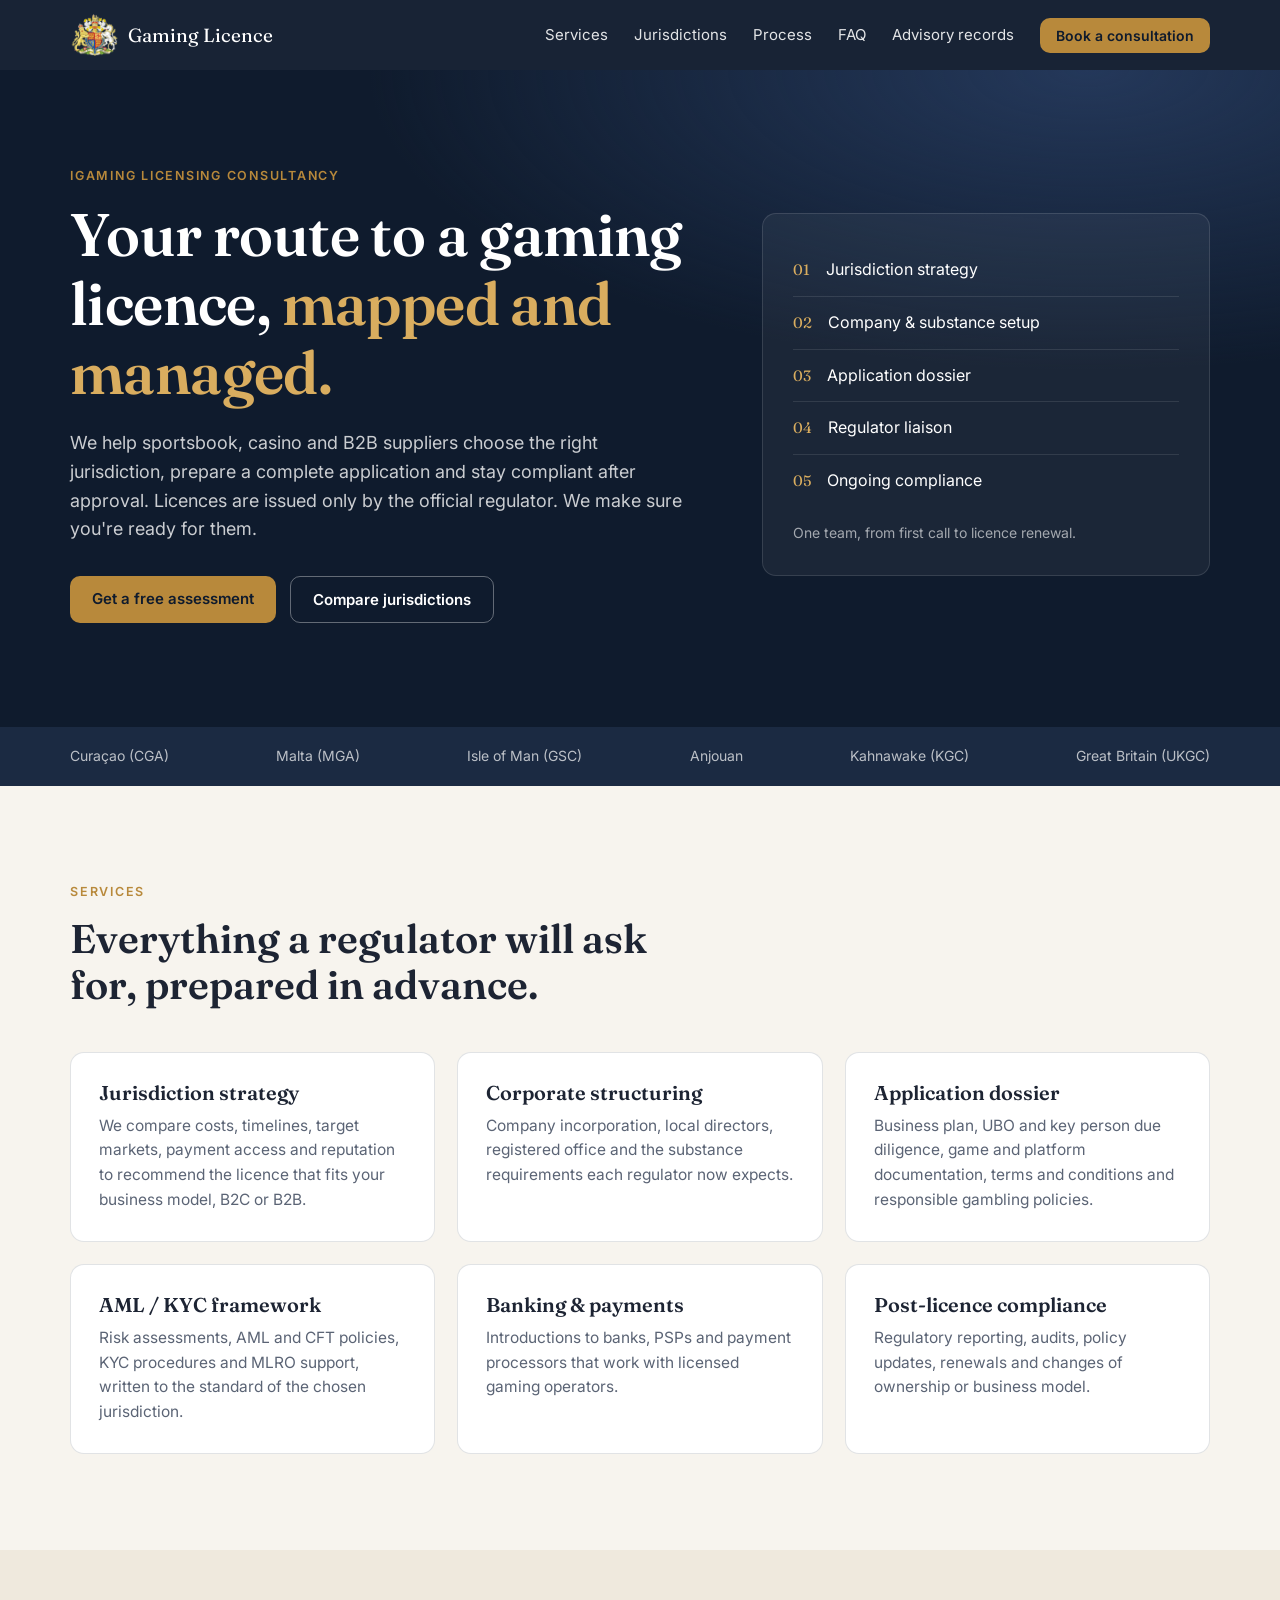
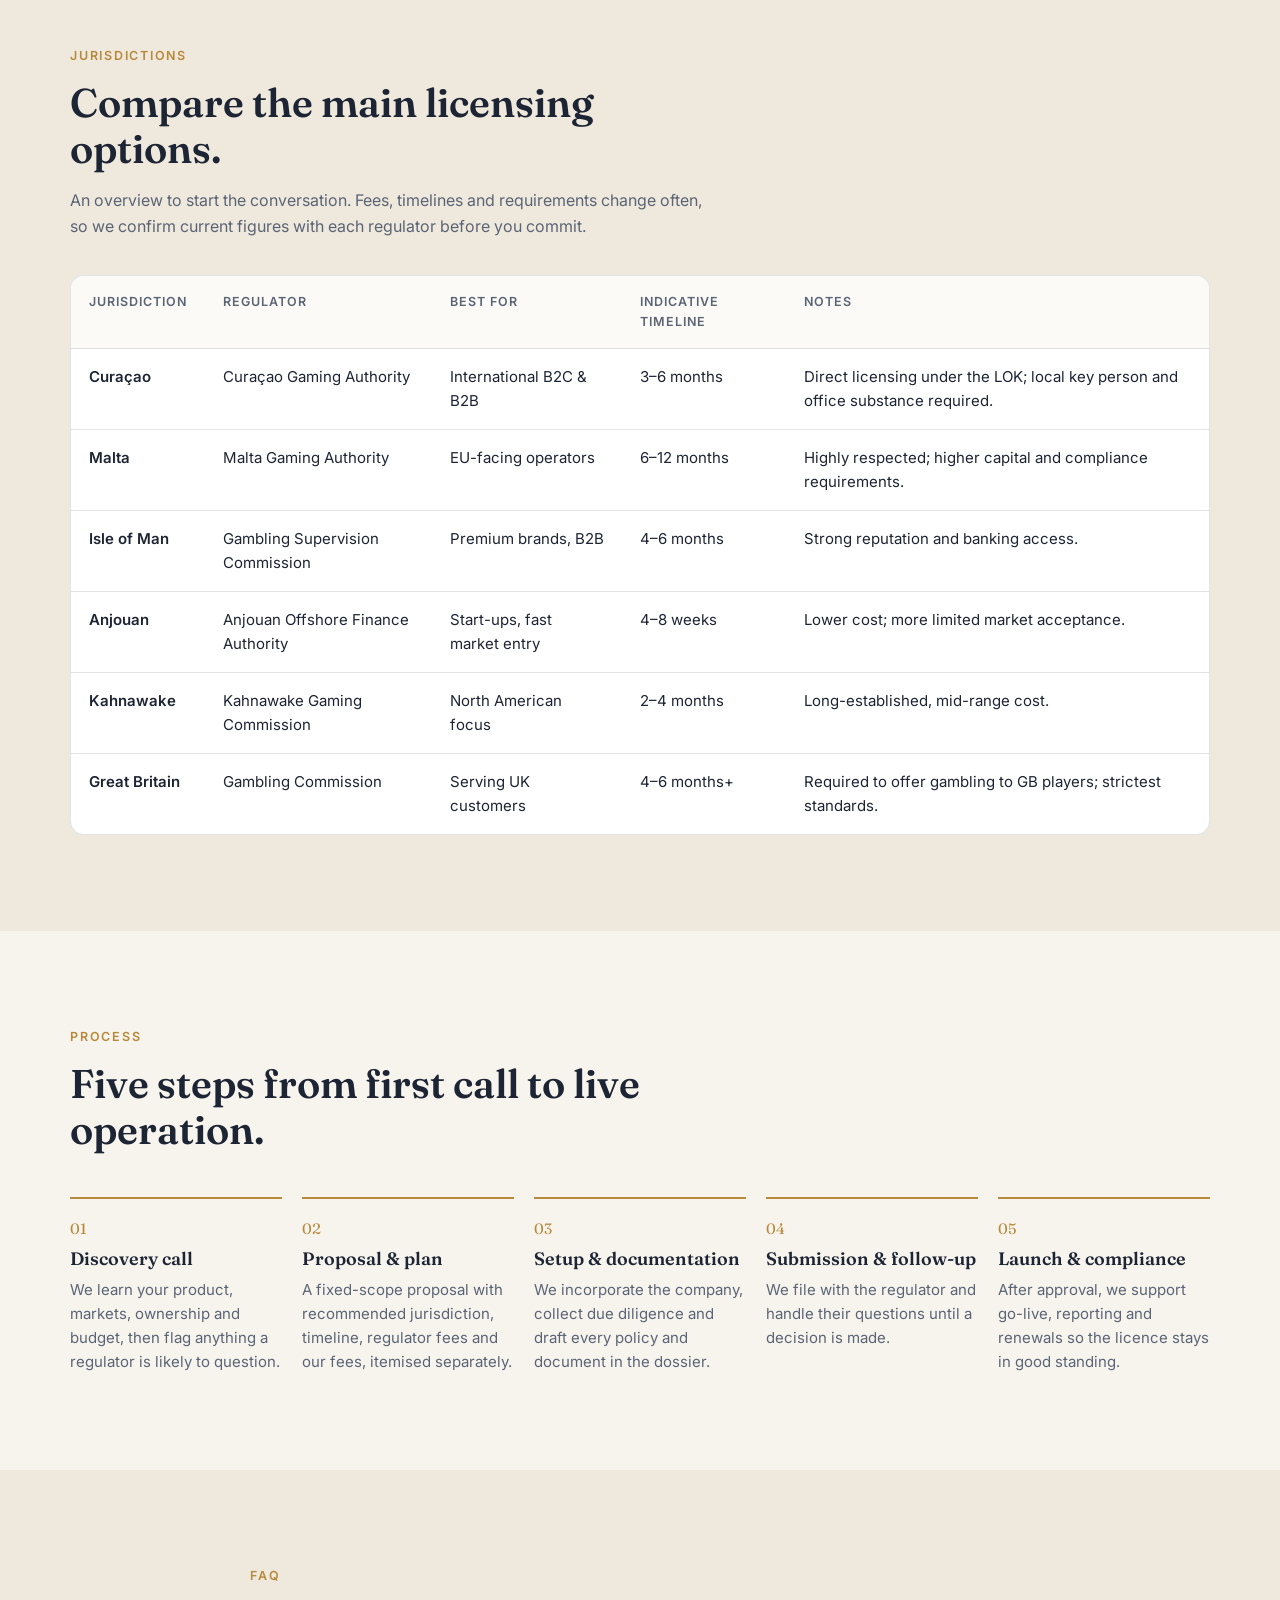
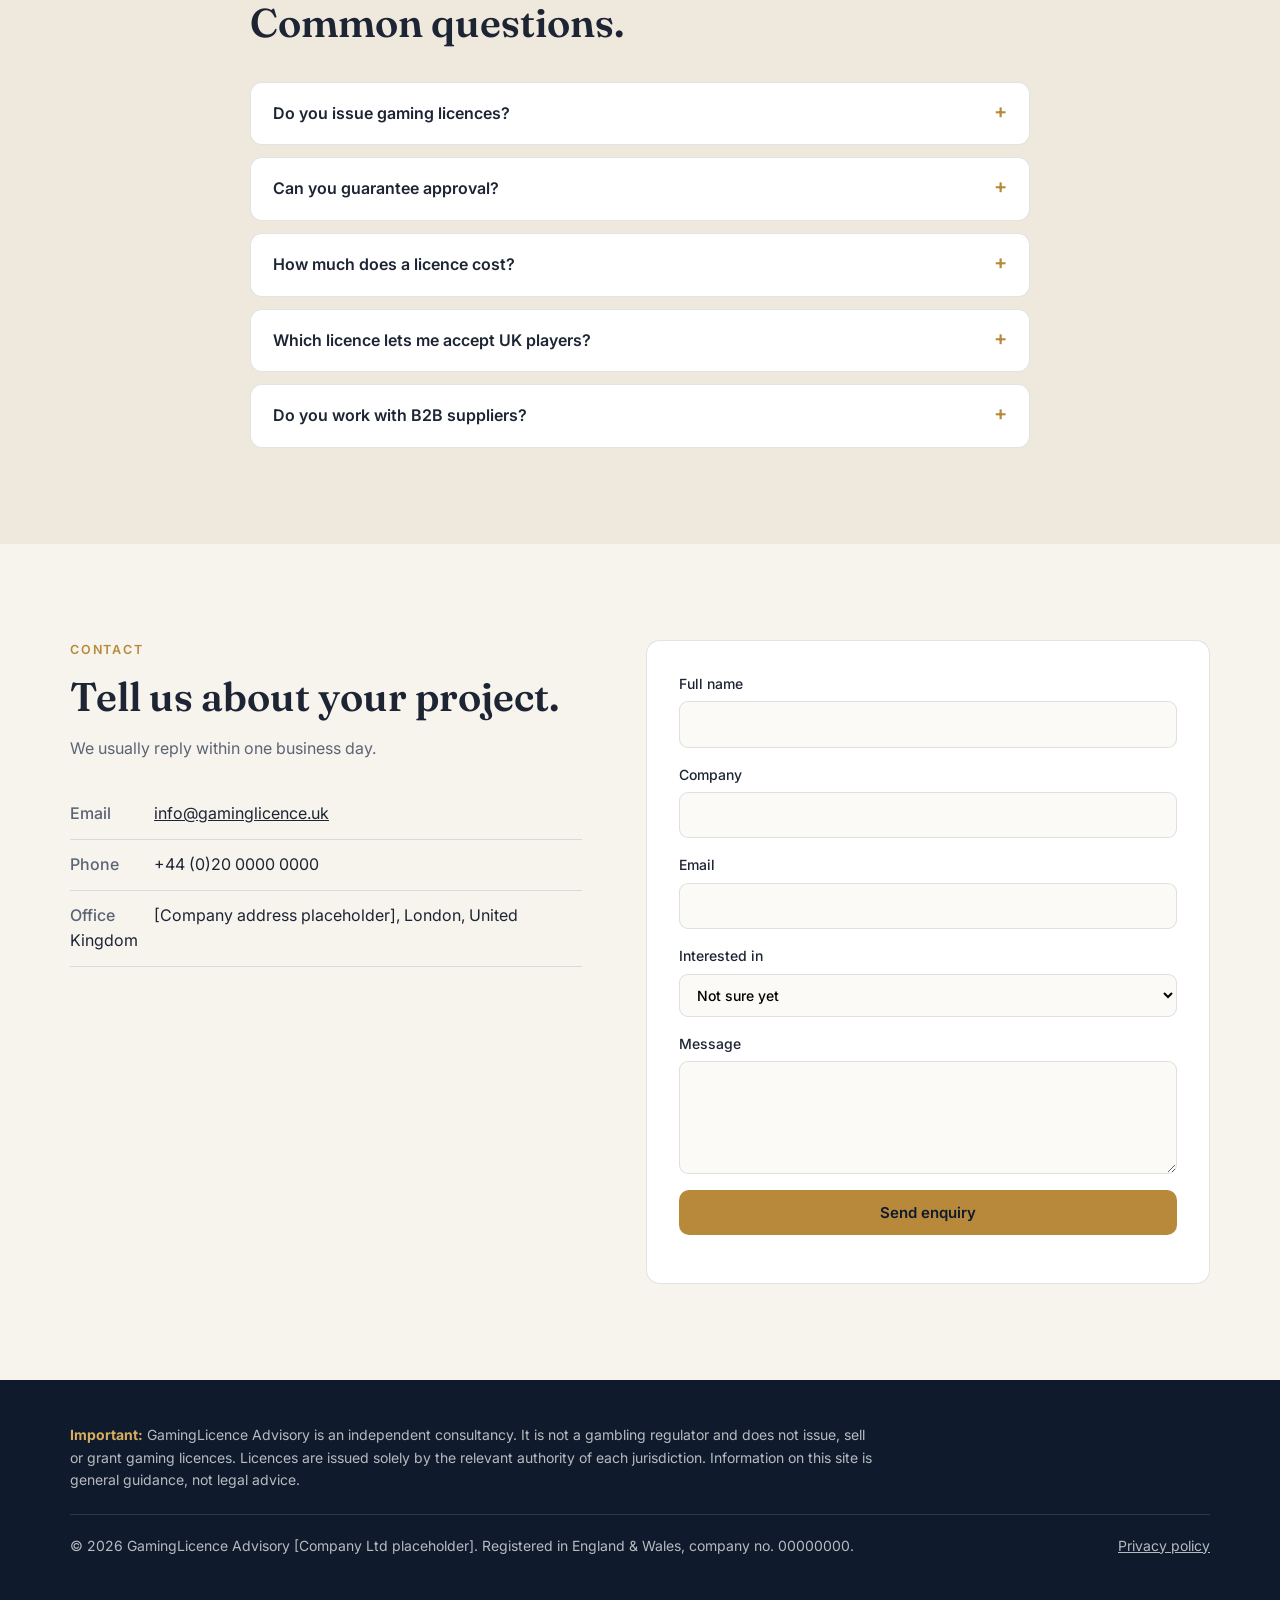
<file: index.html>
<!DOCTYPE html>
<html lang="en">
<head>
<meta charset="utf-8">
<meta name="viewport" content="width=device-width, initial-scale=1">
<title>GamingLicence Advisory — iGaming Licensing Consultancy</title>
<meta name="description" content="Independent consultancy helping betting and casino operators obtain and maintain gaming licences from official regulators in Curaçao, Malta, the Isle of Man, Anjouan, Kahnawake and the UK.">
<link rel="icon" href="assets/favicon.svg?v=2" type="image/svg+xml">
<link rel="preconnect" href="https://fonts.googleapis.com">
<link rel="preconnect" href="https://fonts.gstatic.com" crossorigin>
<link href="https://fonts.googleapis.com/css2?family=Fraunces:opsz,wght@9..144,400;9..144,600&family=Inter:wght@400;500;600&display=swap" rel="stylesheet">
<link rel="stylesheet" href="assets/styles.css?v=4">
</head>
<body>

<header class="site-header">
  <div class="wrap header-inner">
    <a href="#top" class="brand" aria-label="Gaming Licence home">
      <img class="brand-mark" src="assets/royal-arms.png?v=2" width="48" height="44" alt="">
      <span class="brand-text">Gaming Licence</span>
    </a>
    <button class="nav-toggle" aria-expanded="false" aria-controls="nav">Menu</button>
    <nav id="nav" class="nav">
      <a href="#services">Services</a>
      <a href="#jurisdictions">Jurisdictions</a>
      <a href="#process">Process</a>
      <a href="#faq">FAQ</a>
      <a href="advisory-records.html">Advisory records</a>
      <a href="#contact" class="btn btn-small">Book a consultation</a>
    </nav>
  </div>
</header>

<main id="top">

  <section class="hero">
    <div class="wrap hero-grid">
      <div>
        <p class="eyebrow">iGaming licensing consultancy</p>
        <h1>Your route to a gaming licence, <span class="accent">mapped and managed.</span></h1>
        <p class="lead">We help sportsbook, casino and B2B suppliers choose the right jurisdiction, prepare a complete application and stay compliant after approval. Licences are issued only by the official regulator. We make sure you're ready for them.</p>
        <div class="hero-cta">
          <a href="#contact" class="btn">Get a free assessment</a>
          <a href="#jurisdictions" class="btn btn-ghost">Compare jurisdictions</a>
        </div>
      </div>
      <aside class="hero-card" aria-label="How we work">
        <ol class="mini-steps">
          <li><span>01</span>Jurisdiction strategy</li>
          <li><span>02</span>Company &amp; substance setup</li>
          <li><span>03</span>Application dossier</li>
          <li><span>04</span>Regulator liaison</li>
          <li><span>05</span>Ongoing compliance</li>
        </ol>
        <p class="hero-card-note">One team, from first call to licence renewal.</p>
      </aside>
    </div>
  </section>

  <section class="strip">
    <div class="wrap strip-inner">
      <span>Curaçao (CGA)</span><span>Malta (MGA)</span><span>Isle of Man (GSC)</span><span>Anjouan</span><span>Kahnawake (KGC)</span><span>Great Britain (UKGC)</span>
    </div>
  </section>

  <section id="services" class="section">
    <div class="wrap">
      <p class="eyebrow">Services</p>
      <h2>Everything a regulator will ask for, prepared in advance.</h2>
      <div class="cards">
        <article class="card">
          <h3>Jurisdiction strategy</h3>
          <p>We compare costs, timelines, target markets, payment access and reputation to recommend the licence that fits your business model, B2C or B2B.</p>
        </article>
        <article class="card">
          <h3>Corporate structuring</h3>
          <p>Company incorporation, local directors, registered office and the substance requirements each regulator now expects.</p>
        </article>
        <article class="card">
          <h3>Application dossier</h3>
          <p>Business plan, UBO and key person due diligence, game and platform documentation, terms and conditions and responsible gambling policies.</p>
        </article>
        <article class="card">
          <h3>AML / KYC framework</h3>
          <p>Risk assessments, AML and CFT policies, KYC procedures and MLRO support, written to the standard of the chosen jurisdiction.</p>
        </article>
        <article class="card">
          <h3>Banking &amp; payments</h3>
          <p>Introductions to banks, PSPs and payment processors that work with licensed gaming operators.</p>
        </article>
        <article class="card">
          <h3>Post-licence compliance</h3>
          <p>Regulatory reporting, audits, policy updates, renewals and changes of ownership or business model.</p>
        </article>
      </div>
    </div>
  </section>

  <section id="jurisdictions" class="section section-alt">
    <div class="wrap">
      <p class="eyebrow">Jurisdictions</p>
      <h2>Compare the main licensing options.</h2>
      <p class="section-lead">An overview to start the conversation. Fees, timelines and requirements change often, so we confirm current figures with each regulator before you commit.</p>
      <div class="table-wrap">
        <table>
          <thead>
            <tr><th>Jurisdiction</th><th>Regulator</th><th>Best for</th><th>Indicative timeline</th><th>Notes</th></tr>
          </thead>
          <tbody>
            <tr><td>Curaçao</td><td>Curaçao Gaming Authority</td><td>International B2C &amp; B2B</td><td>3–6 months</td><td>Direct licensing under the LOK; local key person and office substance required.</td></tr>
            <tr><td>Malta</td><td>Malta Gaming Authority</td><td>EU-facing operators</td><td>6–12 months</td><td>Highly respected; higher capital and compliance requirements.</td></tr>
            <tr><td>Isle of Man</td><td>Gambling Supervision Commission</td><td>Premium brands, B2B</td><td>4–6 months</td><td>Strong reputation and banking access.</td></tr>
            <tr><td>Anjouan</td><td>Anjouan Offshore Finance Authority</td><td>Start-ups, fast market entry</td><td>4–8 weeks</td><td>Lower cost; more limited market acceptance.</td></tr>
            <tr><td>Kahnawake</td><td>Kahnawake Gaming Commission</td><td>North American focus</td><td>2–4 months</td><td>Long-established, mid-range cost.</td></tr>
            <tr><td>Great Britain</td><td>Gambling Commission</td><td>Serving UK customers</td><td>4–6 months+</td><td>Required to offer gambling to GB players; strictest standards.</td></tr>
          </tbody>
        </table>
      </div>
    </div>
  </section>

  <section id="process" class="section">
    <div class="wrap">
      <p class="eyebrow">Process</p>
      <h2>Five steps from first call to live operation.</h2>
      <ol class="steps">
        <li><h3>Discovery call</h3><p>We learn your product, markets, ownership and budget, then flag anything a regulator is likely to question.</p></li>
        <li><h3>Proposal &amp; plan</h3><p>A fixed-scope proposal with recommended jurisdiction, timeline, regulator fees and our fees, itemised separately.</p></li>
        <li><h3>Setup &amp; documentation</h3><p>We incorporate the company, collect due diligence and draft every policy and document in the dossier.</p></li>
        <li><h3>Submission &amp; follow-up</h3><p>We file with the regulator and handle their questions until a decision is made.</p></li>
        <li><h3>Launch &amp; compliance</h3><p>After approval, we support go-live, reporting and renewals so the licence stays in good standing.</p></li>
      </ol>
    </div>
  </section>

  <section id="faq" class="section section-alt">
    <div class="wrap narrow">
      <p class="eyebrow">FAQ</p>
      <h2>Common questions.</h2>
      <details><summary>Do you issue gaming licences?</summary><p>No. Gaming licences are granted only by the official regulator of each jurisdiction. We are an independent consultancy: we prepare and manage your application and liaise with the regulator on your behalf. The decision is always the regulator's.</p></details>
      <details><summary>Can you guarantee approval?</summary><p>No one can guarantee a regulator's decision. What we can do is assess your eligibility up front and make sure the application is complete, consistent and well-evidenced.</p></details>
      <details><summary>How much does a licence cost?</summary><p>Total cost combines the regulator's own fees, company and substance costs, and our professional fees. These vary widely by jurisdiction, so we provide an itemised estimate after the discovery call.</p></details>
      <details><summary>Which licence lets me accept UK players?</summary><p>Offering gambling to customers in Great Britain requires a licence from the Gambling Commission. An offshore licence does not allow you to target GB customers.</p></details>
      <details><summary>Do you work with B2B suppliers?</summary><p>Yes. We support platform, game and service providers with supplier licences and registrations, including the new B2B framework in Curaçao.</p></details>
    </div>
  </section>

  <section id="contact" class="section">
    <div class="wrap contact-grid">
      <div>
        <p class="eyebrow">Contact</p>
        <h2>Tell us about your project.</h2>
        <p class="section-lead">We usually reply within one business day.</p>
        <ul class="contact-list">
          <li><strong>Email</strong> <a href="mailto:info@gaminglicence.uk">info@gaminglicence.uk</a></li>
          <li><strong>Phone</strong> +44 (0)20 0000 0000</li>
          <li><strong>Office</strong> [Company address placeholder], London, United Kingdom</li>
        </ul>
      </div>
      <form class="form" action="contact.php" method="post" id="contact-form">
        <label>Full name<input name="name" required autocomplete="name"></label>
        <label>Company<input name="company" autocomplete="organization"></label>
        <label>Email<input type="email" name="email" required autocomplete="email"></label>
        <label>Interested in
          <select name="interest">
            <option>Not sure yet</option>
            <option>Curaçao</option>
            <option>Malta</option>
            <option>Isle of Man</option>
            <option>Anjouan</option>
            <option>Kahnawake</option>
            <option>Great Britain</option>
          </select>
        </label>
        <label>Message<textarea name="message" rows="4" required></textarea></label>
        <input type="text" name="website" class="hp" tabindex="-1" autocomplete="off" aria-hidden="true">
        <button class="btn" type="submit">Send enquiry</button>
        <p class="form-status" role="status" aria-live="polite"></p>
      </form>
    </div>
  </section>

</main>

<footer class="site-footer">
  <div class="wrap">
    <p class="disclaimer"><strong>Important:</strong> GamingLicence Advisory is an independent consultancy. It is not a gambling regulator and does not issue, sell or grant gaming licences. Licences are issued solely by the relevant authority of each jurisdiction. Information on this site is general guidance, not legal advice.</p>
    <div class="footer-row">
      <span>© <span id="year"></span> GamingLicence Advisory [Company Ltd placeholder]. Registered in England &amp; Wales, company no. 00000000.</span>
      <a href="privacy.html">Privacy policy</a>
    </div>
  </div>
</footer>

<script src="assets/main.js?v=2"></script>
</body>
</html>
</file>
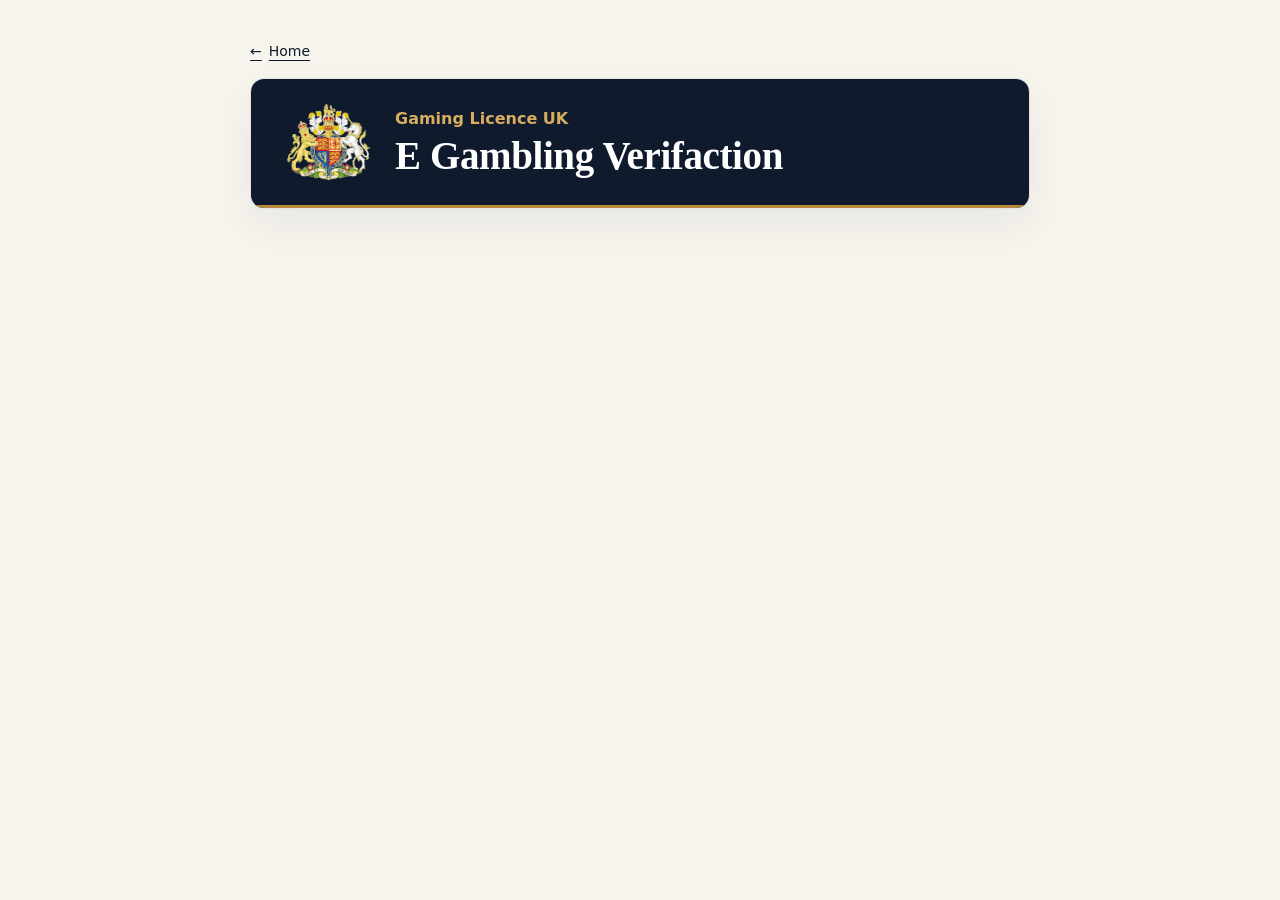
<file: advisory-records.html>
<!DOCTYPE html>
<html lang="en-GB">
<head>
<meta charset="utf-8">
<meta name="viewport" content="width=device-width, initial-scale=1">
<title>Advisory Record Verification | Gaming Licence UK</title>
<meta name="description" content="Look up a Gaming Licence UK advisory record by record number.">
<link rel="icon" href="assets/favicon.svg?v=2" type="image/svg+xml">
<link rel="stylesheet" href="assets/styles.css?v=4">
<link rel="stylesheet" href="assets/advisory-records.css?v=3">
<script type="module" src="assets/advisory-records.js?v=4"></script>
</head>
<body>
<main class="wrap narrow advisory-records">
  <a class="advisory-home" href="index.html"><span aria-hidden="true">←</span> Home</a>
  <section class="advisory-sheet" aria-labelledby="advisory-title">
    <header class="advisory-masthead">
      <img src="assets/royal-arms.png?v=2" width="88" height="82" alt="">
      <div>
        <p>Gaming Licence UK</p>
        <h1 id="advisory-title">E Gambling Verifaction</h1>
      </div>
    </header>
    <noscript><p class="advisory-message">Enable JavaScript to look up a record.</p></noscript>
    <p id="record-message" class="advisory-message" aria-live="polite" hidden></p>
    <section id="record" class="advisory-result" aria-labelledby="record-name" hidden>
      <h2 id="record-name"></h2>
      <dl class="advisory-facts">
        <div><dt>Registered website</dt><dd id="record-domain"></dd></div>
        <div><dt>Registration number</dt><dd id="record-id"></dd></div>
        <div><dt>Record start date</dt><dd><time id="record-start"></time></dd></div>
        <div><dt>Record end date</dt><dd><time id="record-end"></time></dd></div>
      </dl>
      <div class="advisory-status">
        <strong><span aria-hidden="true">&#10003;</span> <span id="record-status-label">LİCENSED</span></strong>
      </div>
    </section>
  </section>
</main>
</body>
</html>
</file>
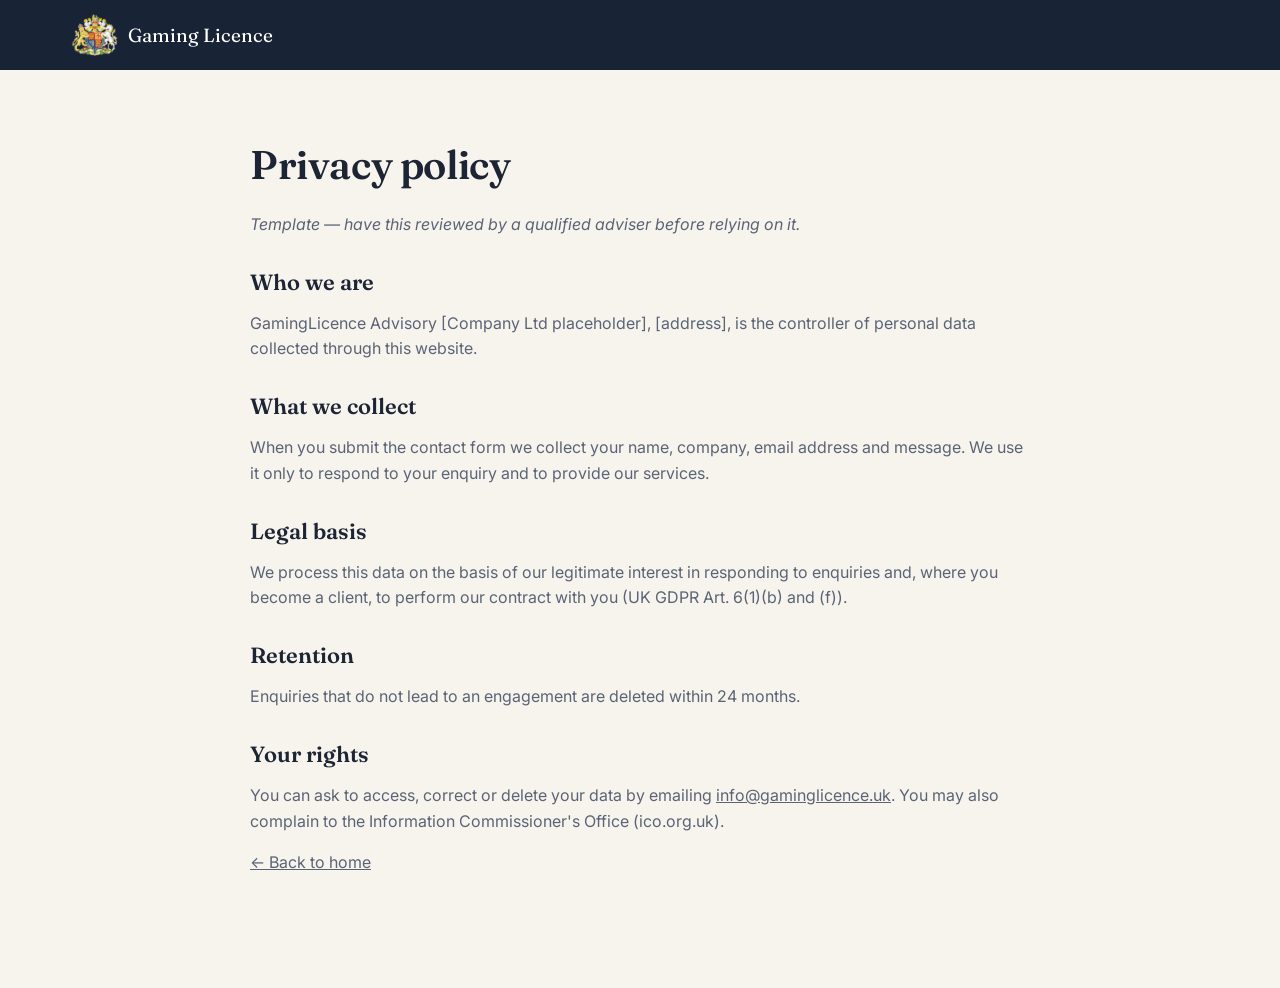
<file: privacy.html>
<!DOCTYPE html>
<html lang="en">
<head>
<meta charset="utf-8">
<meta name="viewport" content="width=device-width, initial-scale=1">
<title>Privacy Policy — GamingLicence Advisory</title>
<link rel="icon" href="assets/favicon.svg?v=2" type="image/svg+xml">
<link href="https://fonts.googleapis.com/css2?family=Fraunces:opsz,wght@9..144,400;9..144,600&family=Inter:wght@400;500;600&display=swap" rel="stylesheet">
<link rel="stylesheet" href="assets/styles.css?v=4">
</head>
<body>
<header class="site-header">
  <div class="wrap header-inner">
    <a href="index.html" class="brand"><img class="brand-mark" src="assets/royal-arms.png?v=2" width="48" height="44" alt=""><span class="brand-text">Gaming Licence</span></a>
  </div>
</header>
<main class="legal wrap narrow">
  <h1>Privacy policy</h1>
  <p><em>Template — have this reviewed by a qualified adviser before relying on it.</em></p>
  <h2>Who we are</h2>
  <p>GamingLicence Advisory [Company Ltd placeholder], [address], is the controller of personal data collected through this website.</p>
  <h2>What we collect</h2>
  <p>When you submit the contact form we collect your name, company, email address and message. We use it only to respond to your enquiry and to provide our services.</p>
  <h2>Legal basis</h2>
  <p>We process this data on the basis of our legitimate interest in responding to enquiries and, where you become a client, to perform our contract with you (UK GDPR Art. 6(1)(b) and (f)).</p>
  <h2>Retention</h2>
  <p>Enquiries that do not lead to an engagement are deleted within 24 months.</p>
  <h2>Your rights</h2>
  <p>You can ask to access, correct or delete your data by emailing <a href="mailto:info@gaminglicence.uk">info@gaminglicence.uk</a>. You may also complain to the Information Commissioner's Office (ico.org.uk).</p>
  <p><a href="index.html">← Back to home</a></p>
</main>
</body>
</html>
</file>
<file: assets/styles.css>
:root {
  --ink: #0f1b2d;
  --ink-2: #1b2a42;
  --paper: #f7f4ee;
  --paper-2: #efe9dd;
  --text: #1d2433;
  --muted: #5b6475;
  --brass: #b8893b;
  --brass-2: #d9ad5f;
  --line: rgba(15, 27, 45, .12);
  --radius: 14px;
  --serif: "Fraunces", Georgia, serif;
  --sans: "Inter", system-ui, -apple-system, Segoe UI, sans-serif;
}
* { box-sizing: border-box; }
html { scroll-behavior: smooth; }
body { margin: 0; font-family: var(--sans); color: var(--text); background: var(--paper); line-height: 1.6; font-size: 16px; }
a { color: inherit; }
img { max-width: 100%; }
.wrap { width: min(1140px, 100% - 40px); margin-inline: auto; }
.narrow { width: min(780px, 100% - 40px); }

/* header */
.site-header { position: sticky; top: 0; z-index: 10; background: rgba(15, 27, 45, .96); backdrop-filter: blur(8px); color: #fff; }
.header-inner { display: flex; align-items: center; justify-content: space-between; height: 70px; }
.brand { display: flex; align-items: center; gap: 10px; text-decoration: none; }
.brand-mark { display: block; flex: none; object-fit: contain; }
.brand-text { font-family: var(--serif); font-size: 19px; }
.brand-text em { font-style: normal; color: var(--brass-2); margin-left: 4px; }
.nav { display: flex; align-items: center; gap: 26px; font-size: 15px; }
.nav a { text-decoration: none; opacity: .88; }
.nav a:hover { opacity: 1; }
.nav-toggle { display: none; background: none; border: 1px solid rgba(255,255,255,.3); color: #fff; border-radius: 8px; padding: 6px 12px; font: inherit; }

/* buttons */
.btn { display: inline-block; background: var(--brass); color: var(--ink); text-decoration: none; font-weight: 600; padding: 13px 22px; border-radius: 10px; border: 0; cursor: pointer; font: 600 15px var(--sans); transition: background .2s, transform .2s; }
.btn:hover { background: var(--brass-2); transform: translateY(-1px); }
.btn-small { padding: 9px 16px; font-size: 14px; opacity: 1 !important; }
.btn-ghost { background: transparent; color: #fff; border: 1px solid rgba(255,255,255,.35); }
.btn-ghost:hover { background: rgba(255,255,255,.08); }

/* hero */
.hero { background: radial-gradient(1200px 500px at 85% 0%, #24385a 0%, transparent 60%), var(--ink); color: #fff; padding: 96px 0 104px; }
.hero-grid { display: grid; grid-template-columns: 1.4fr 1fr; gap: 64px; align-items: center; }
.eyebrow { text-transform: uppercase; letter-spacing: .14em; font-size: 12.5px; font-weight: 600; color: var(--brass); margin: 0 0 14px; }
h1, h2, h3 { font-family: var(--serif); font-weight: 600; line-height: 1.15; margin: 0; }
h1 { font-size: clamp(38px, 5vw, 60px); letter-spacing: -.01em; }
h1 .accent { color: var(--brass-2); }
h2 { font-size: clamp(28px, 3.4vw, 40px); max-width: 22ch; }
h3 { font-size: 20px; }
.lead { font-size: 18px; color: rgba(255,255,255,.78); max-width: 56ch; margin: 22px 0 32px; }
.hero-cta { display: flex; flex-wrap: wrap; gap: 14px; }
.hero-card { background: rgba(255,255,255,.05); border: 1px solid rgba(255,255,255,.12); border-radius: var(--radius); padding: 30px; }
.mini-steps { list-style: none; margin: 0; padding: 0; }
.mini-steps li { display: flex; gap: 16px; align-items: baseline; padding: 13px 0; border-bottom: 1px solid rgba(255,255,255,.1); font-size: 16px; }
.mini-steps li:last-child { border-bottom: 0; }
.mini-steps span { font-family: var(--serif); color: var(--brass-2); font-size: 15px; }
.hero-card-note { margin: 16px 0 0; font-size: 14px; color: rgba(255,255,255,.6); }

.strip { background: var(--ink-2); color: rgba(255,255,255,.7); font-size: 14px; }
.strip-inner { display: flex; flex-wrap: wrap; justify-content: space-between; gap: 12px 24px; padding: 18px 0; }

/* sections */
.section { padding: 96px 0; }
.section-alt { background: var(--paper-2); }
.section-lead { color: var(--muted); max-width: 64ch; margin: 16px 0 0; }
.cards { display: grid; grid-template-columns: repeat(3, 1fr); gap: 22px; margin-top: 44px; }
.card { background: #fff; border: 1px solid var(--line); border-radius: var(--radius); padding: 28px; transition: box-shadow .2s, transform .2s; }
.card:hover { box-shadow: 0 14px 34px rgba(15,27,45,.08); transform: translateY(-2px); }
.card h3 { margin-bottom: 10px; }
.card p { margin: 0; color: var(--muted); font-size: 15.5px; }

.table-wrap { overflow-x: auto; margin-top: 36px; background: #fff; border: 1px solid var(--line); border-radius: var(--radius); }
table { width: 100%; border-collapse: collapse; font-size: 15px; min-width: 760px; }
th, td { text-align: left; padding: 16px 18px; border-bottom: 1px solid var(--line); vertical-align: top; }
th { font-size: 12.5px; text-transform: uppercase; letter-spacing: .08em; color: var(--muted); font-weight: 600; background: #fbfaf7; }
tbody tr:last-child td { border-bottom: 0; }
td:first-child { font-weight: 600; white-space: nowrap; }
td:nth-child(4) { white-space: nowrap; }

.steps { list-style: none; counter-reset: s; margin: 44px 0 0; padding: 0; display: grid; grid-template-columns: repeat(5, 1fr); gap: 20px; }
.steps li { counter-increment: s; border-top: 2px solid var(--brass); padding-top: 18px; }
.steps li::before { content: "0" counter(s); font-family: var(--serif); color: var(--brass); font-size: 15px; display: block; margin-bottom: 8px; }
.steps h3 { font-size: 18px; margin-bottom: 8px; }
.steps p { margin: 0; color: var(--muted); font-size: 15px; }

details { background: #fff; border: 1px solid var(--line); border-radius: 12px; padding: 0 22px; margin-top: 12px; }
details:first-of-type { margin-top: 36px; }
summary { cursor: pointer; padding: 18px 0; font-weight: 600; list-style: none; display: flex; justify-content: space-between; }
summary::after { content: "+"; color: var(--brass); font-size: 20px; line-height: 1; }
details[open] summary::after { content: "–"; }
details p { margin: 0 0 18px; color: var(--muted); }

.contact-grid { display: grid; grid-template-columns: 1fr 1.1fr; gap: 64px; }
.contact-list { list-style: none; padding: 0; margin: 28px 0 0; }
.contact-list li { padding: 12px 0; border-bottom: 1px solid var(--line); }
.contact-list strong { display: inline-block; width: 80px; color: var(--muted); font-weight: 500; }
.form { background: #fff; border: 1px solid var(--line); border-radius: var(--radius); padding: 32px; display: grid; gap: 16px; }
.form label { display: grid; gap: 6px; font-size: 14px; font-weight: 500; }
.form input, .form select, .form textarea { font: inherit; padding: 11px 13px; border: 1px solid var(--line); border-radius: 9px; background: #fbfaf7; }
.form input:focus, .form select:focus, .form textarea:focus { outline: 2px solid var(--brass); outline-offset: 1px; }
.hp { position: absolute; left: -9999px; }
.form-status { margin: 0; font-size: 14px; color: var(--muted); }

.site-footer { background: var(--ink); color: rgba(255,255,255,.7); padding: 44px 0; font-size: 14px; }
.disclaimer { max-width: 90ch; margin: 0 0 22px; }
.disclaimer strong { color: var(--brass-2); }
.footer-row { display: flex; flex-wrap: wrap; justify-content: space-between; gap: 12px; border-top: 1px solid rgba(255,255,255,.12); padding-top: 20px; }

/* legal page */
.legal { padding: 72px 0 96px; }
.legal h1 { font-size: 40px; margin-bottom: 24px; }
.legal h2 { font-size: 22px; margin: 32px 0 8px; max-width: none; }
.legal p, .legal li { color: var(--muted); }

@media (max-width: 960px) {
  .hero-grid, .contact-grid { grid-template-columns: 1fr; gap: 40px; }
  .cards { grid-template-columns: 1fr 1fr; }
  .steps { grid-template-columns: 1fr 1fr; }
}
@media (max-width: 900px) {
  .nav-toggle { display: block; }
  .nav { display: none; position: absolute; top: 70px; left: 0; right: 0; flex-direction: column; align-items: flex-start; gap: 16px; padding: 20px; background: var(--ink); }
  .nav.open { display: flex; }
}
@media (max-width: 720px) {
  .nav-toggle { display: block; }
  .nav { display: none; position: absolute; top: 70px; left: 0; right: 0; flex-direction: column; align-items: flex-start; gap: 16px; padding: 20px; background: var(--ink); }
  .nav.open { display: flex; }
  .cards, .steps { grid-template-columns: 1fr; }
  .hero { padding: 64px 0 72px; }
  .section { padding: 68px 0; }
}
</file>
<file: assets/advisory-records.css>
.advisory-records { padding: 38px 0 72px; }
.advisory-home { display: inline-flex; align-items: center; gap: 7px; margin-bottom: 16px; color: var(--ink); font-size: 14px; text-underline-offset: 4px; }
.advisory-sheet {
  overflow: hidden;
  background: #fff;
  border: 1px solid var(--line);
  border-radius: var(--radius);
  box-shadow: 0 16px 38px rgba(15, 27, 45, .06);
}
.advisory-masthead {
  display: flex;
  align-items: center;
  gap: 24px;
  padding: 22px 32px;
  color: #fff;
  background: var(--ink);
  border-bottom: 3px solid var(--brass);
}
.advisory-masthead img { flex: none; object-fit: contain; }
.advisory-masthead p { margin: 0 0 3px; color: var(--brass-2); font-weight: 600; }
.advisory-masthead h1 { font-size: clamp(25px, 4.3vw, 39px); }
.advisory-message { margin: 0; padding: 18px 32px; color: var(--muted); }
.advisory-result { padding: 24px 32px; }
.advisory-result h2 { font-size: 27px; margin-bottom: 8px; overflow-wrap: anywhere; }
.advisory-facts { margin: 0; }
.advisory-facts > div {
  display: grid;
  grid-template-columns: minmax(0, 4fr) minmax(0, 5fr);
  align-items: baseline;
  gap: 6px 20px;
  padding: 13px 0;
  border-bottom: 1px solid var(--line);
}
.advisory-facts > div:last-child { border-bottom: 0; }
.advisory-facts dt { color: var(--muted); }
.advisory-facts dd { margin: 0; font-weight: 600; overflow-wrap: anywhere; }
.advisory-status {
  display: flex;
  flex-wrap: wrap;
  align-items: center;
  justify-content: center;
  gap: 4px 12px;
  margin: 16px 0 0;
  padding: 11px 14px;
  background: #e7f4ec;
  color: #1d583a;
  border: 1px solid #c9e7d4;
  border-radius: 8px;
  font-size: 14px;
}
.advisory-licence { margin-top: 19px; }
.advisory-licence h3 { font-size: 18px; }
.advisory-licence p { margin: 5px 0 0; color: var(--muted); font-size: 14px; }
.advisory-lookup { grid-template-columns: minmax(0, 1fr) auto; align-items: end; margin: 20px 0 0; }
.advisory-lookup button { min-height: 49px; }

@media (max-width: 480px) {
  .advisory-records { padding: 22px 0 48px; }
  .advisory-masthead { gap: 12px; padding: 16px; }
  .advisory-masthead img { width: 54px; height: 51px; }
  .advisory-masthead p { font-size: 13px; }
  .advisory-result, .advisory-message { padding: 18px 16px; }
  .advisory-facts > div { gap: 4px 10px; padding: 10px 0; font-size: 14px; }
  .advisory-lookup { grid-template-columns: 1fr; padding: 16px; }
}
</file>
